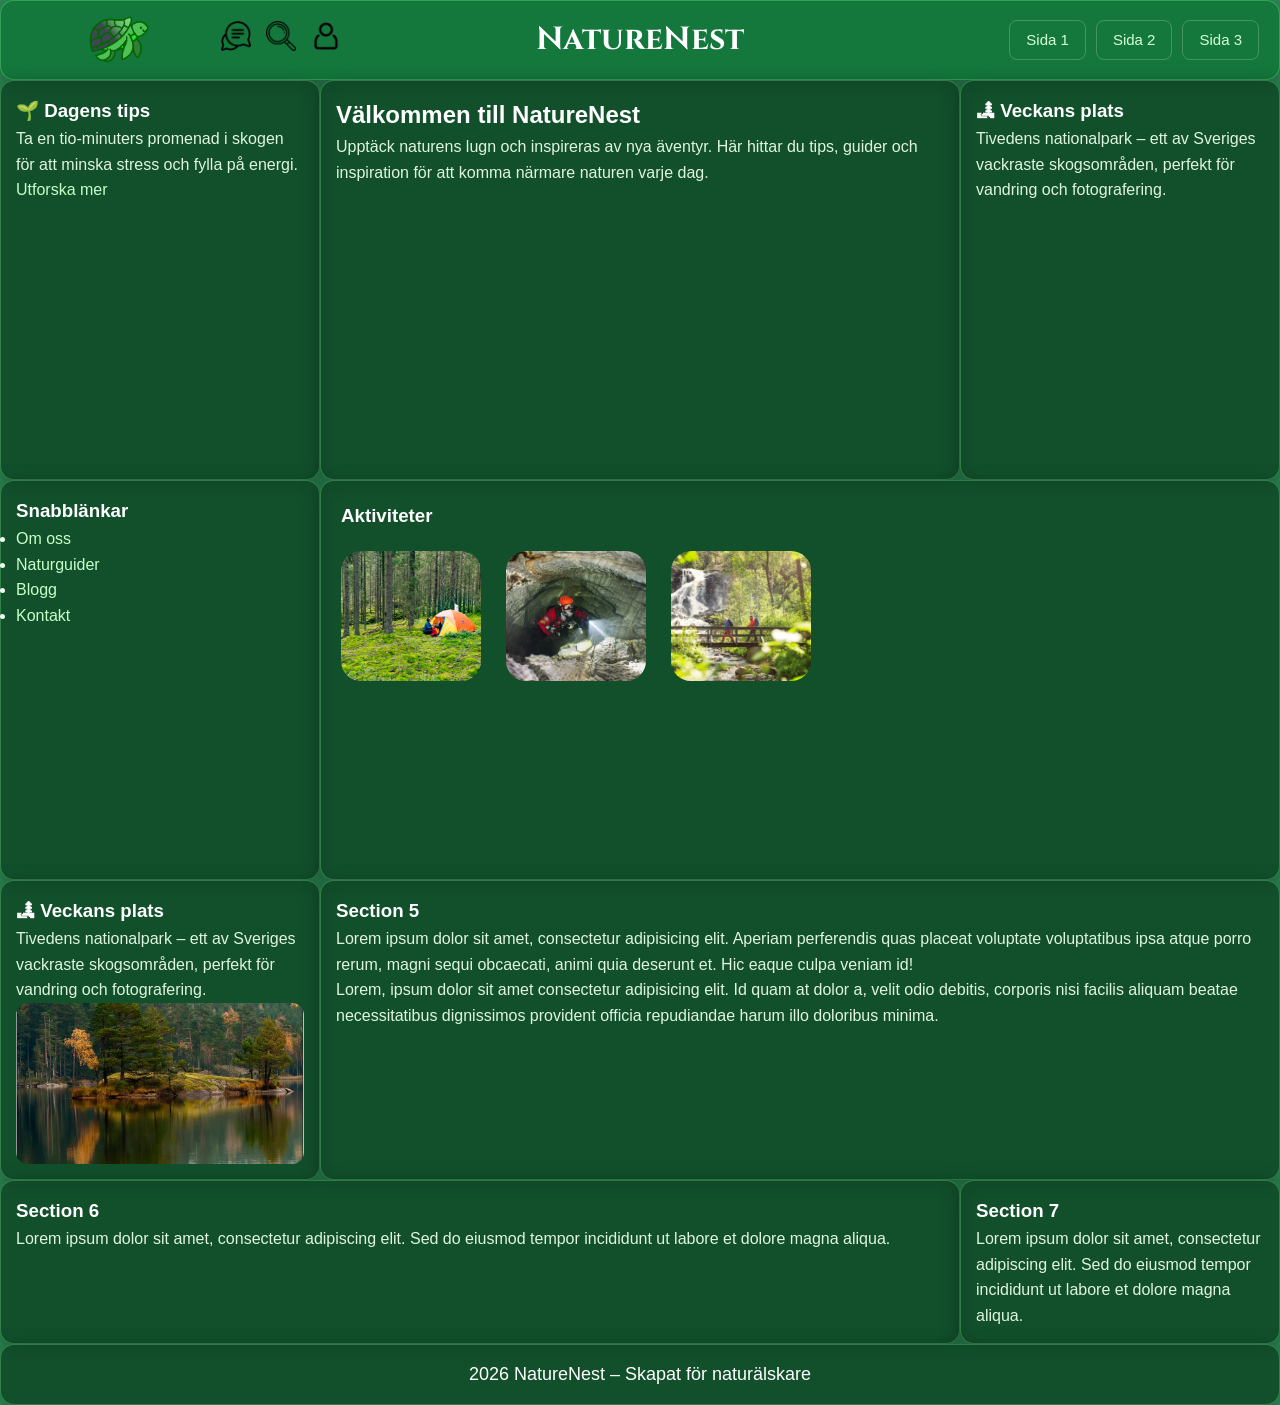
<file: index.html>
<!DOCTYPE html>
<html lang="sv">
<head>
    <meta charset="UTF-8">
    <meta name="viewport" content="width=device-width, initial-scale=1.0">
    <title>NatureNest</title>
    <link rel="preconnect" href="https://fonts.googleapis.com">
    <link rel="preconnect" href="https://fonts.gstatic.com" crossorigin>
    <link href="https://fonts.googleapis.com/css2?family=Cinzel:wght@400;700&display=swap" rel="stylesheet">
    <link rel="stylesheet" href="css/style.css">
    <script src="js/chat.js"></script>
</head>
<body>

    <video id="myVideo" autoplay muted loop playsinline aria-hidden="true">
        <source src="img/17486819-sd_640_360_30fps.mp4" type="video/mp4">
    </video>

    <div id="container">

        <header id="head" class="glass-header">
            <a href="index.html">
                <img id="logo" src="img/download.png" alt="NatureNest Logo">
            </a>
            <span class="cinzel-header">NatureNest</span>
            <div class="header-icons">
                <a href="#" onclick="openChat()"><img src="img/conversation.png" alt="Chat"></a>
                <a href="#"><img src="img/loupe.png" alt="Sök"></a>
                <a href="#"><img src="img/person.png" alt="Profil"></a>
            </div>
            <div style="display:flex;gap:10px;margin-left:auto;">
                <a href="index.html" style="color:#d6ffd6;font-family:Verdana,sans-serif;font-size:15px;padding:7px 16px;border-radius:8px;border:1px solid rgba(255,255,255,0.2);text-decoration:none;">Sida 1</a>
                <a href="index2.html" style="color:#d6ffd6;font-family:Verdana,sans-serif;font-size:15px;padding:7px 16px;border-radius:8px;border:1px solid rgba(255,255,255,0.2);text-decoration:none;">Sida 2</a>
                <a href="index3.html" style="color:#d6ffd6;font-family:Verdana,sans-serif;font-size:15px;padding:7px 16px;border-radius:8px;border:1px solid rgba(255,255,255,0.2);text-decoration:none;">Sida 3</a>
            </div>
        </header>

        <main id="linkmain" class="glass">
            <h3>🌱 Dagens tips</h3>
            <p>Ta en tio-minuters promenad i skogen för att minska stress och fylla på energi.</p>
            <a href="#" class="button">Utforska mer</a>
        </main>

        <section id="sec1" class="glass">
            <h2>Välkommen till NatureNest</h2>
            <p>Upptäck naturens lugn och inspireras av nya äventyr. Här hittar du tips, guider och inspiration för att komma närmare naturen varje dag.</p>
            
        </section>

        <section id="sec2" class="glass">
            <h3>🏞 Veckans plats</h3>
            <p>Tivedens nationalpark – ett av Sveriges vackraste skogsområden, perfekt för vandring och fotografering.</p>
        </section>

        <section id="as" class="glass">
            <h3>Snabblänkar</h3>
            <ul>
                <li><a href="#">Om oss</a></li>
                <li><a href="#">Naturguider</a></li>
                <li><a href="#">Blogg</a></li>
                <li><a href="#">Kontakt</a></li>
            </ul>
        </section>

        <section id="as5" class="glass">
            <h3>🏞 Veckans plats</h3>
            <p>Tivedens nationalpark – ett av Sveriges vackraste skogsområden, perfekt för vandring och fotografering.</p>
            <img src="img/tiveden.webp" alt="Tiveden">
        </section>

        <section id="sec3" class="glass">
            <h3>Aktiviteter</h3>
            <div class="sec3-grid">
                <div class="sec3-card"><img src="img/F48A4132_lr-562x375.jpg" alt="bild 1"></div>
                <div class="sec3-card2"><img src="img/218584.jpg" alt="bild 2"></div>
                <div class="sec3-card3"><img src="img/Vandring-960x600-1.png" alt="bild 3"></div>
            </div>
        </section>

        <div id="sec5" class="glass">
            <h3>Section 5</h3>
            <p>Lorem ipsum dolor sit amet, consectetur adipisicing elit. Aperiam perferendis quas placeat voluptate voluptatibus ipsa atque porro rerum, magni sequi obcaecati, animi quia deserunt et. Hic eaque culpa veniam id!</p>
            <p>Lorem, ipsum dolor sit amet consectetur adipisicing elit. Id quam at dolor a, velit odio debitis, corporis nisi facilis aliquam beatae necessitatibus dignissimos provident officia repudiandae harum illo doloribus minima.</p>
        </div>

        <div id="sec6" class="glass">
            <h3>Section 6</h3>
            <p>Lorem ipsum dolor sit amet, consectetur adipiscing elit. Sed do eiusmod tempor incididunt ut labore et dolore magna aliqua.</p>
        </div>

        <div id="sec7" class="glass">
            <h3>Section 7</h3>
            <p>Lorem ipsum dolor sit amet, consectetur adipiscing elit. Sed do eiusmod tempor incididunt ut labore et dolore magna aliqua.</p>
        </div>

        <footer id="footer" class="glass">
            2026 NatureNest – Skapat för naturälskare
        </footer>

    </div>

    <div id="chat-box">
        <button onclick="closeChat()">Stäng</button>
        <div id="chat-messages"></div>
        <input id="chat-input" type="text" placeholder="Skriv här...">
        <button onclick="sendMessage()">Skicka</button>
    </div>

</body>
</html>
</file>
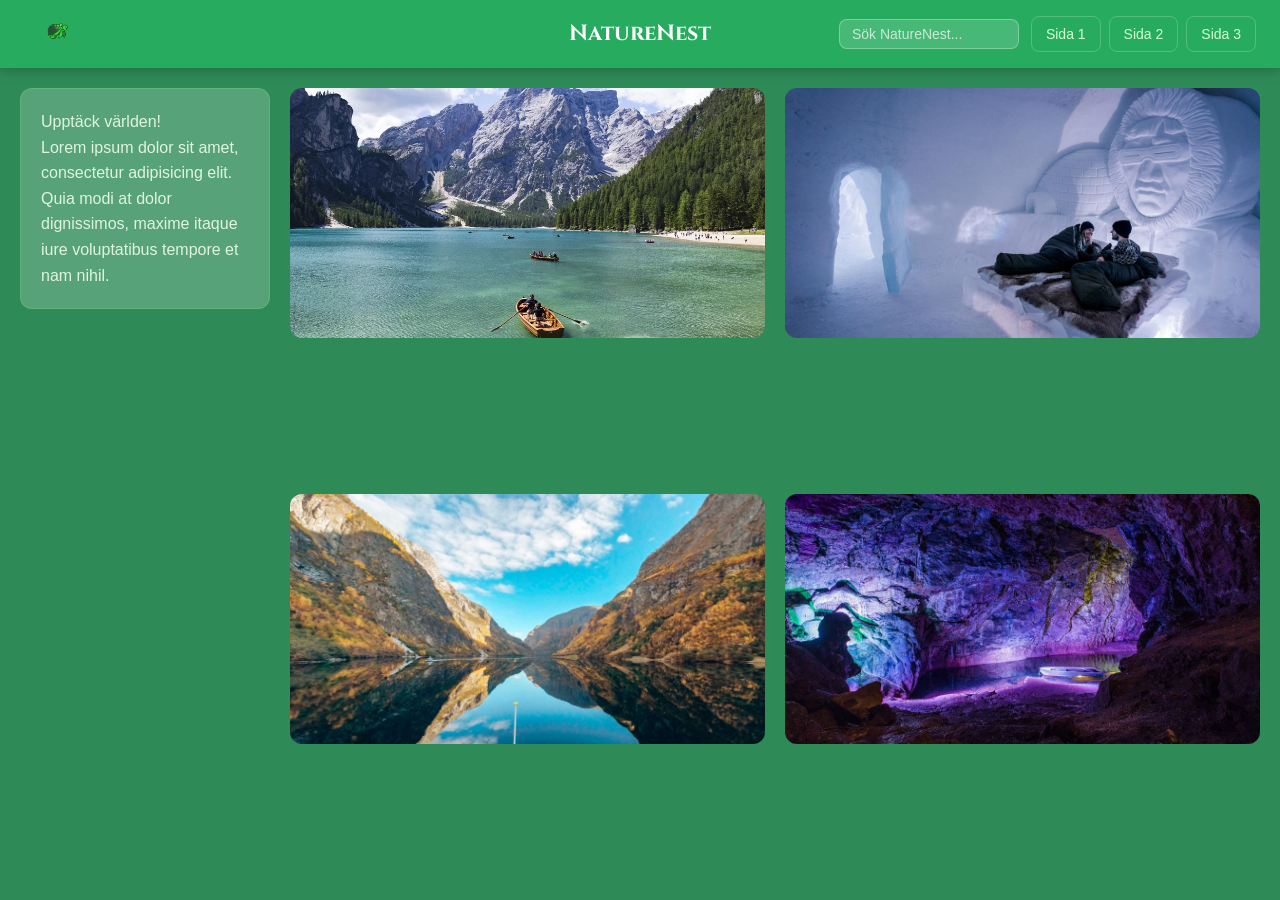
<file: index2.html>
<!DOCTYPE html>
<html lang="sv">
<head>
    <meta charset="UTF-8">
    <meta name="viewport" content="width=device-width, initial-scale=1.0">
    <title>NatureNest – Sida 2</title>
    <link rel="preconnect" href="https://fonts.googleapis.com">
    <link rel="preconnect" href="https://fonts.gstatic.com" crossorigin>
    <link href="https://fonts.googleapis.com/css2?family=Cinzel:wght@400;700&display=swap" rel="stylesheet">
    <link rel="stylesheet" href="css/style.css">
    <style>
        #header2 {
            position: fixed;
            top: 0;
            left: 0;
            width: 100%;
            z-index: 1000;
            background: rgba(39, 174, 96, 0.95);
            backdrop-filter: blur(8px);
            display: flex;
            align-items: center;
            gap: 12px;
            padding: 0 24px;
            height: 68px;
            box-shadow: 0 2px 12px rgba(0,0,0,0.25);
        }
        #turtle { height: 46px; flex-shrink: 0; }
        .cinzel-header { font-family: "Cinzel", serif; font-weight: 700; font-size: 22px; color: white; white-space: nowrap; }
        #header2 input { margin-left: auto; padding: 6px 12px; border-radius: 8px; border: 1px solid rgba(255,255,255,0.3); background: rgba(255,255,255,0.15); color: white; font-size: 14px; width: 180px; }
        #header2 input::placeholder { color: rgba(255,255,255,0.7); }
        .nav-links { display: flex; gap: 8px; flex-shrink: 0; }
        .nav-links a { color: #d6ffd6; font-family: Verdana, sans-serif; font-size: 14px; padding: 6px 14px; border-radius: 8px; border: 1px solid rgba(255,255,255,0.2); text-decoration: none; white-space: nowrap; transition: background 0.2s; }
        .nav-links a:hover { background: rgba(255,255,255,0.2); }
        #container2 { display: grid; grid-template-columns: 250px 1fr; min-height: 100vh; gap: 20px; padding: 88px 20px 20px; }
        #sida2 { background: rgba(255,255,255,0.2); backdrop-filter: blur(6px); border-radius: 12px; padding: 20px; align-self: start; }
        #articles2 { display: grid; grid-template-columns: 1fr 1fr; gap: 20px; }
        #articles2 article { background: rgba(255,255,255,0.2); backdrop-filter: blur(6px); border-radius: 12px; height: 250px; overflow: hidden; }
        #articles2 img { width: 100%; height: 100%; object-fit: cover; }
        @media (max-width: 768px) {
            .cinzel-header { display: none; }
            #header2 input { width: 120px; }
            #container2 { grid-template-columns: 1fr; padding: 80px 12px 12px; gap: 12px; }
            #articles2 { grid-template-columns: 1fr; }
            #articles2 article { height: 200px; }
        }
        @media (max-width: 480px) {
            #header2 { padding: 0 12px; gap: 8px; }
            #header2 input { display: none; }
            .nav-links a { padding: 5px 10px; font-size: 12px; }
            #turtle { height: 36px; }
        }
    </style>
</head>
<body>

<header id="header2">
    <a href="index.html"><img src="img/download.png" id="turtle" alt="NatureNest logotyp – sköldpadda"></a>
    <span class="cinzel-header">NatureNest</span>
    <input type="text" placeholder="Sök NatureNest...">
    <div class="nav-links">
        <a href="index.html">Sida 1</a>
        <a href="index2.html">Sida 2</a>
        <a href="index3.html">Sida 3</a>
    </div>
</header>

<div id="container2">
    <aside id="sida2">
        <p>Upptäck världen!</p>
        <p>Lorem ipsum dolor sit amet, consectetur adipisicing elit. Quia modi at dolor dignissimos, maxime itaque iure voluptatibus tempore et nam nihil.</p>
    </aside>
    <div id="articles2">
        <article><img src="img/scale.webp" alt="Närbild på fjäll och naturlandskap"></article>
        <article><img src="img/ishotel.jpg" alt="Ishotell omgivet av snö och is"></article>
        <article><img src="img/fjord.jpg" alt="Vacker norsk fjord med spegelblank vattenyta"></article>
        <article><img src="img/cavd.jpg" alt="Grottutforskning i mörk underjordisk grotta"></article>
    </div>
</div>

</body>
</html>
</file>
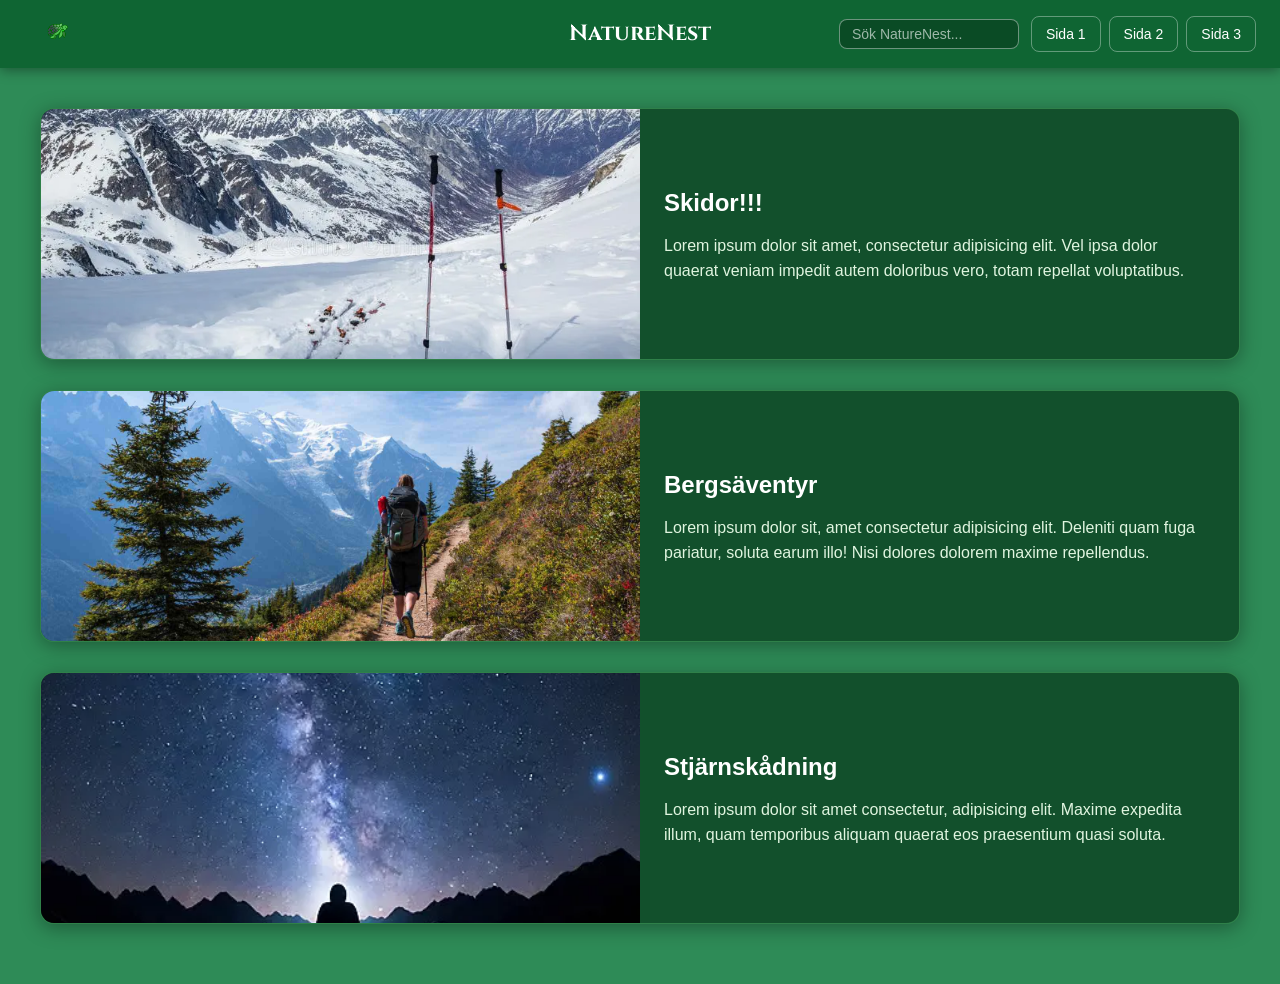
<file: index3.html>
<!DOCTYPE html>
<html lang="sv">
<head>
    <meta charset="UTF-8">
    <meta name="viewport" content="width=device-width, initial-scale=1.0">
    <title>NatureNest – Sida 3</title>
    <link href="https://fonts.googleapis.com/css2?family=Cinzel:wght@400;700&display=swap" rel="stylesheet">
    <link rel="stylesheet" href="css/style.css">
</head>
<body>

<header id="header3">
    <a href="index.html"><img src="img/download.png" id="turtle" alt="NatureNest logotyp – sköldpadda"></a>
    <span class="cinzel-header">NatureNest</span>
    <input type="text" placeholder="Sök NatureNest...">
    <div class="nav-links">
        <a href="index.html">Sida 1</a>
        <a href="index2.html">Sida 2</a>
        <a href="index3.html">Sida 3</a>
    </div>
</header>

<main id="container3">

    <div class="aktivitet-kort">
        <img src="img/skidar-och-poler-ställde-nära-överkanten-av-ett-berg-som-förbiser-backcountry-skida-område-det-hatcher-passerandet-alaska-153591038.webp" alt="Skidor och stavar vid toppen av ett berg i Alaska med utsikt över ett snötäckt offpistområde">
        <div class="aktivitet-text">
            <h2>Skidor!!!</h2>
            <p>Lorem ipsum dolor sit amet, consectetur adipisicing elit. Vel ipsa dolor quaerat veniam impedit autem doloribus vero, totam repellat voluptatibus.</p>
        </div>
    </div>

    <div class="aktivitet-kort">
        <img src="img/TAL-tour-du-mont-blanc-WORLDHIKES0523-ecb102509c2e47b18b8cdd6aec848db2 (1).jpg" alt="Vandrare på Tour du Mont Blanc med alpina bergslandskap och gröna dalar i bakgrunden">
        <div class="aktivitet-text">
            <h2>Bergsäventyr</h2>
            <p>Lorem ipsum dolor sit, amet consectetur adipisicing elit. Deleniti quam fuga pariatur, soluta earum illo! Nisi dolores dolorem maxime repellendus.</p>
        </div>
    </div>

    <div class="aktivitet-kort">
        <img src="img/pngtree-serene-stargazing-a-peaceful-night-under-the-stars-image_21543180.webp" alt="En lugn natthimmel fylld med stjärnor och mjölkvägen, perfekt för stjärnskådning i naturen">
        <div class="aktivitet-text">
            <h2>Stjärnskådning</h2>
            <p>Lorem ipsum dolor sit amet consectetur, adipisicing elit. Maxime expedita illum, quam temporibus aliquam quaerat eos praesentium quasi soluta.</p>
        </div>
    </div>

</main>

</body>
</html>
</file>
<file: css/style.css>
* {
    margin: 0;
    padding: 0;
    box-sizing: border-box;
}

body {
    font-family: 'Arial', 'Helvetica', sans-serif;
    color: #f0fff0;
    line-height: 1.6;
    background: #2e8b57;
}

h1 {
    padding: 12px 25px;
    font-size: 32px;
    background: rgba(10, 80, 40, 0.85);
    border-radius: 12px;
    border: 2px solid #5cd68a;
    width: fit-content;
    margin-inline: auto;
    margin-top: 10vh;
}

h1 a {
    color: #ffffff;
    text-decoration: none;
    font-family: 'Verdana', sans-serif;
}

h1 a:hover { opacity: 0.85; }

h2, h3 {
    font-family: 'Verdana', sans-serif;
    color: #ffffff;
}

p {
    font-size: 16px;
    color: #e0f5e0;
}

a {
    color: #c8ffc8;
    text-decoration: none;
    transition: color 0.2s;
}

a:hover { color: #ffffff; }

#myVideo {
    position: fixed;
    top: 0;
    left: 0;
    min-width: 100%;
    min-height: 100%;
    z-index: -1;
    object-fit: cover;
    pointer-events: none;
}

.glass {
    background: rgba(10, 60, 30, 0.75);
    backdrop-filter: blur(6px);
    border: 1px solid rgba(100, 220, 130, 0.35);
    border-radius: 14px;
    padding: 15px;
    box-shadow: 0px 4px 20px rgba(0, 0, 0, 0.35);
}

.glass-header {
    background: rgba(20, 120, 60, 0.97);
    backdrop-filter: blur(8px);
    border: 1px solid rgba(100, 220, 130, 0.4);
    border-radius: 14px;
    padding: 15px;
    box-shadow: 0px 4px 20px rgba(0, 0, 0, 0.35);
}

#container {
    display: grid;
    grid-template-columns: 1fr 2fr 1fr;
    grid-template-rows: 80px 400px 400px 300px;
    grid-template-areas:
        "hd hd hd"
        "mn sc1 sc2"
        "as sc3 sc3"
        "as5 sec5 sec5"
        "sec6 sec6 sec7"
        "ft ft ft";
    width: 100%;
}

#head {
    grid-area: hd;
    display: flex;
    align-items: center;
    justify-content: space-between;
    padding: 10px 20px;
    position: relative;
}

#logo { width: 200px; }

.cinzel-header {
    font-family: "Cinzel", serif;
    font-weight: 700;
    font-size: 32px;
    color: #ffffff;
    position: absolute;
    left: 50%;
    transform: translateX(-50%);
    pointer-events: none;
}

.header-icons {
    display: flex;
    gap: 15px;
}

.header-icons a img { height: 30px; }

.header-icons a:hover img {
    transform: scale(1.2);
    filter: brightness(1.2);
    cursor: pointer;
}

#linkmain { grid-area: mn; }
#sec1 { grid-area: sc1; }
#sec2 { grid-area: sc2; }
#as { grid-area: as; }
#as5 { grid-area: as5; }
#sec5 { grid-area: sec5; }
#sec6 { grid-area: sec6; }
#sec7 { grid-area: sec7; }

#sec5, #sec6, #sec7 {
    background: rgba(10, 60, 30, 0.75);
    backdrop-filter: blur(6px);
    border: 1px solid rgba(100, 220, 130, 0.35);
    border-radius: 14px;
    padding: 15px;
    box-shadow: 0px 4px 20px rgba(0, 0, 0, 0.35);
    color: #f0fff0;
}

#as5 img {
    width: 100%;
    height: 60%;
    object-fit: cover;
    border-radius: 12px;
}

#sec3 {
    grid-area: sc3;
    padding: 20px;
    display: flex;
    flex-direction: column;
    gap: 20px;
}

.sec3-grid {
    display: flex;
    flex-direction: row;
    gap: 25px;
    width: 100%;
}

.sec3-card, .sec3-card2, .sec3-card3 {
    width: 140px;
    height: 130px;
    border-radius: 20px;
    overflow: hidden;
}

.sec3-card img,
.sec3-card2 img,
.sec3-card3 img {
    width: 100%;
    height: 100%;
    object-fit: cover;
}

#footer {
    grid-area: ft;
    color: #ffffff;
    display: flex;
    justify-content: center;
    font-size: 18px;
}

#header2,
#header3 {
    position: fixed;
    top: 0;
    left: 0;
    width: 100%;
    z-index: 1000;
    background: rgba(15, 100, 50, 0.98);
    backdrop-filter: blur(8px);
    display: flex;
    align-items: center;
    height: 68px;
    padding: 0 24px;
    gap: 12px;
    box-shadow: 0 2px 12px rgba(0,0,0,0.4);
}

#turtle {
    height: 46px;
    flex-shrink: 0;
}

#header2 .cinzel-header,
#header3 .cinzel-header {
    position: absolute;
    left: 50%;
    transform: translateX(-50%);
    font-size: 22px;
    color: #ffffff;
    pointer-events: none;
}

#header2 input,
#header3 input {
    margin-left: auto;
    padding: 6px 12px;
    border-radius: 8px;
    border: 1px solid rgba(255,255,255,0.4);
    background: rgba(0,0,0,0.25);
    color: #ffffff;
    font-size: 14px;
    width: 180px;
}

#header2 input::placeholder,
#header3 input::placeholder {
    color: rgba(255,255,255,0.6);
}

.nav-links {
    display: flex;
    gap: 8px;
    flex-shrink: 0;
}

.nav-links a {
    color: #ffffff;
    font-family: Verdana, sans-serif;
    font-size: 14px;
    padding: 6px 14px;
    border-radius: 8px;
    border: 1px solid rgba(255,255,255,0.35);
    text-decoration: none;
    white-space: nowrap;
    transition: background 0.2s;
}

.nav-links a:hover {
    background: rgba(255,255,255,0.2);
}

#container2 {
    display: grid;
    grid-template-columns: 250px 1fr;
    min-height: 100vh;
    gap: 20px;
    padding: 88px 20px 20px;
}

#sida2 {
    background: rgba(10, 60, 30, 0.75);
    backdrop-filter: blur(6px);
    border: 1px solid rgba(100, 220, 130, 0.35);
    border-radius: 12px;
    padding: 20px;
    align-self: start;
    color: #f0fff0;
}

#articles2 {
    display: grid;
    grid-template-columns: 1fr 1fr;
    gap: 20px;
}

#articles2 article {
    background: rgba(10, 60, 30, 0.55);
    backdrop-filter: blur(6px);
    border-radius: 12px;
    height: 250px;
    overflow: hidden;
}

#articles2 img {
    width: 100%;
    height: 100%;
    object-fit: cover;
}

#container3 {
    margin-top: 88px;
    display: flex;
    flex-direction: column;
    gap: 30px;
    padding: 20px 40px 60px;
}

.aktivitet-kort {
    display: grid;
    grid-template-columns: 1fr 1fr;
    gap: 0;
    align-items: stretch;
    background: rgba(10, 60, 30, 0.75);
    backdrop-filter: blur(6px);
    border: 1px solid rgba(100, 220, 130, 0.35);
    border-radius: 14px;
    overflow: hidden;
    box-shadow: 0px 4px 20px rgba(0, 0, 0, 0.35);
}

.aktivitet-kort img {
    width: 100%;
    height: 250px;
    object-fit: cover;
    display: block;
}

.aktivitet-text {
    padding: 24px;
    color: #f0fff0;
    display: flex;
    flex-direction: column;
    justify-content: center;
}

.aktivitet-text h2 { margin-bottom: 10px; }

#chat-box {
    display: none;
    position: fixed;
    bottom: 20px;
    right: 20px;
    width: 260px;
    background: rgba(10, 60, 30, 0.95);
    backdrop-filter: blur(8px);
    border: 1px solid rgba(100, 220, 130, 0.4);
    border-radius: 14px;
    padding: 12px;
    box-shadow: 0px 4px 20px rgba(0, 0, 0, 0.4);
    z-index: 2000;
}

#chat-box button {
    background: rgba(39, 174, 96, 0.7);
    color: #ffffff;
    border: 1px solid rgba(255,255,255,0.3);
    border-radius: 8px;
    padding: 4px 10px;
    cursor: pointer;
    font-family: Verdana, sans-serif;
    font-size: 13px;
    margin-bottom: 8px;
}

#chat-box button:hover { background: rgba(39, 174, 96, 1); }

#chat-messages {
    height: 180px;
    overflow-y: scroll;
    background: rgba(0, 0, 0, 0.35);
    color: #f0fff0;
    padding: 8px;
    border-radius: 8px;
    font-family: Verdana, sans-serif;
    font-size: 13px;
    margin-bottom: 8px;
    scrollbar-width: thin;
    scrollbar-color: rgba(100,220,130,0.4) transparent;
}

#chat-input {
    width: 100%;
    padding: 7px 10px;
    border-radius: 8px;
    border: 1px solid rgba(100, 220, 130, 0.5);
    background: rgba(0,0,0,0.25);
    color: #ffffff;
    font-family: Verdana, sans-serif;
    font-size: 13px;
    margin-bottom: 8px;
    outline: none;
}

#chat-input::placeholder { color: rgba(200, 255, 200, 0.6); }

@media (max-width: 1024px) {
    #container {
        grid-template-columns: 1fr 1fr;
        grid-template-rows: auto;
        grid-template-areas:
            "hd hd"
            "mn mn"
            "sc1 sc2"
            "as as"
            "sc3 sc3"
            "as5 as5"
            "sec5 sec5"
            "sec6 sec7"
            "ft ft";
    }

    h1 { font-size: 26px; margin-top: 6vh; }
    .cinzel-header { font-size: 24px; }
    #logo { width: 150px; }
    #container2 { grid-template-columns: 200px 1fr; }
    #container3 { padding: 20px 20px 40px; gap: 24px; }
    .aktivitet-kort img { height: 220px; }
    .sec3-card, .sec3-card2, .sec3-card3 { width: 110px; height: 100px; }
}

@media (max-width: 768px) {
    #container {
        grid-template-columns: 1fr;
        grid-template-rows: auto;
        grid-template-areas:
            "hd" "mn" "sc1" "sc2" "as" "sc3" "as5" "sec5" "sec6" "sec7" "ft";
    }

    h1 { font-size: 22px; padding: 10px 18px; margin-top: 4vh; }
    #logo { width: 110px; }
    .header-icons a img { height: 22px; }

    #header2 .cinzel-header,
    #header3 .cinzel-header { display: none; }

    #header2 input,
    #header3 input { width: 120px; }

    #container2 { grid-template-columns: 1fr; padding: 80px 12px 12px; gap: 12px; }
    #articles2 { grid-template-columns: 1fr; }
    #articles2 article { height: 200px; }

    #container3 { margin-top: 80px; padding: 14px 14px 30px; gap: 20px; }
    .aktivitet-kort { grid-template-columns: 1fr; }
    .aktivitet-kort img { height: 200px; }

    .sec3-grid { flex-wrap: wrap; gap: 14px; }
    .sec3-card, .sec3-card2, .sec3-card3 { width: 90px; height: 85px; border-radius: 14px; }
    #footer { font-size: 14px; padding: 10px; text-align: center; }
}

@media (max-width: 480px) {
    h1 { font-size: 18px; padding: 8px 14px; }

    .cinzel-header {
        font-size: 15px;
        position: static;
        transform: none;
        text-align: center;
        flex: 1;
    }

    #head { flex-wrap: wrap; gap: 8px; padding: 8px 12px; }
    #logo { width: 80px; }
    .header-icons { gap: 10px; }
    .header-icons a img { height: 20px; }
    p { font-size: 14px; }

    #header2, #header3 { padding: 0 12px; gap: 8px; }
    #header2 input, #header3 input { display: none; }
    .nav-links a { padding: 5px 10px; font-size: 12px; }
    #turtle { height: 36px; }

    #container3 { margin-top: 66px; padding: 10px; gap: 14px; }
    .aktivitet-kort img { height: 160px; }

    .sec3-card, .sec3-card2, .sec3-card3 { width: 75px; height: 70px; border-radius: 10px; }
    #container2 { padding: 10px; gap: 10px; }
    #sida2 { padding: 12px; }
}
</file>
